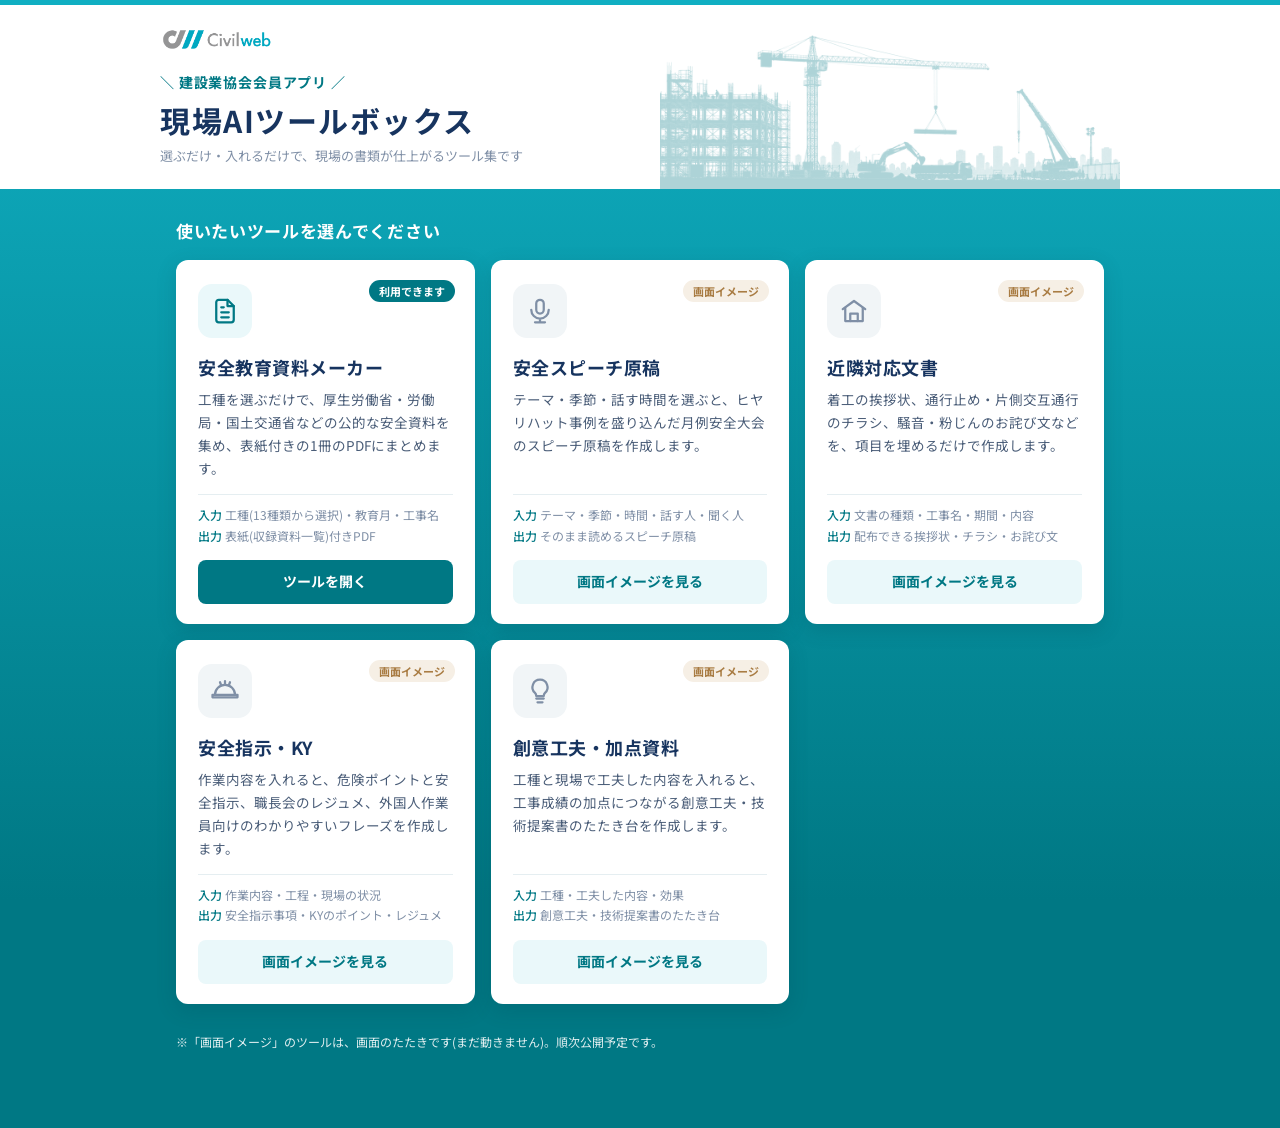
<file: index.html>
<!doctype html>
<html lang="ja">
<head>
<meta charset="utf-8">
<meta name="robots" content="noindex,nofollow">
<meta name="viewport" content="width=device-width,initial-scale=1">
<title>現場AIツールボックス</title>
<link rel="preconnect" href="https://fonts.googleapis.com">
<link href="https://fonts.googleapis.com/css2?family=Noto+Sans+JP:wght@400;500;700&display=swap" rel="stylesheet">
<style>
:root{
  --ink:#17345F; --teal:#007884; --cyan:#10AFC2; --light:#33C1CF; --sub:#7F8FA6;
  --pale:#EAF8FA; --border:#E5EEF1; --cool:#CAD9DE; --gold:#A97C43; --palegold:#F6EFE5;
}
*{box-sizing:border-box}
body{margin:0;background:linear-gradient(180deg,var(--cyan) 0%,var(--teal) 100%) fixed;background-color:var(--teal);color:var(--ink);font-family:"Noto Sans JP","Yu Gothic",sans-serif;line-height:1.7;font-size:15px;min-height:100vh}

header{background:#fff;border-top:5px solid var(--cyan);padding:18px 16px 22px}
header .in{max-width:960px;margin:0 auto;position:relative}
header .logo{display:block;height:30px;width:auto;margin-bottom:16px}
header .catch{display:inline-block;margin:0 0 4px;color:var(--teal);font-weight:700;font-size:14px;letter-spacing:.06em}
header h1{margin:0;font-size:30px;letter-spacing:.05em;line-height:1.4}
header p{margin:4px 0 0;font-size:13px;color:var(--sub)}
.bg{position:absolute;right:0;bottom:-22px;width:min(460px,44vw);pointer-events:none;opacity:.32}
.bg img{width:100%;height:auto;display:block}

main{max-width:960px;margin:0 auto;padding:28px 16px 64px}
.lead{color:#fff;font-weight:700;font-size:17px;margin:0 0 14px;letter-spacing:.04em}
.grid{display:grid;grid-template-columns:repeat(auto-fill,minmax(280px,1fr));gap:16px}

.app{position:relative;display:flex;flex-direction:column;background:#fff;border-radius:12px;padding:22px 20px 18px;color:inherit;text-decoration:none;box-shadow:0 6px 20px rgba(0,60,70,.18);border:2px solid transparent;transition:transform .12s,box-shadow .12s,border-color .12s}
a.app:hover{transform:translateY(-3px);box-shadow:0 12px 28px rgba(0,60,70,.26);border-color:var(--cyan)}
.app .icon{width:54px;height:54px;border-radius:14px;background:var(--pale);color:var(--teal);display:flex;align-items:center;justify-content:center;margin-bottom:14px}
.app .icon svg{width:30px;height:30px}
.app h2{margin:0 0 6px;font-size:18px;letter-spacing:.03em}
.app .desc{margin:0 0 14px;font-size:13.5px;color:#4A5D78;flex:1}
.app .io{font-size:12px;color:var(--sub);border-top:1px solid var(--border);padding-top:10px;margin-bottom:14px}
.app .io b{color:var(--teal);font-weight:500}
.status{position:absolute;top:18px;right:18px;font-size:11px;font-weight:700;padding:2px 10px;border-radius:999px}
.status.ok{background:var(--teal);color:#fff}
.status.soon{background:var(--palegold);color:var(--gold)}
.go{display:block;text-align:center;font-weight:700;font-size:14px;padding:10px;border-radius:8px;background:var(--teal);color:#fff}
.go.off{background:var(--border);color:var(--sub)}
.app.soon .go{background:var(--pale);color:var(--teal)}
.app.soon .icon{background:#F1F5F7;color:var(--sub)}

.note{font-size:12px;color:rgba(255,255,255,.88);margin-top:28px}
@media (max-width:640px){.bg{display:none}}
@media (max-width:480px){header h1{font-size:24px}header .logo{height:24px}}
</style>
</head>
<body>
<header><div class="in">
  <div class="bg" aria-hidden="true"><img src="assets/silhouette.png" alt=""></div>
  <img class="logo" src="assets/logo.png" alt="Civilweb">
  <span class="catch">＼ 建設業協会会員アプリ ／</span>
  <h1>現場AIツールボックス</h1>
  <p>選ぶだけ・入れるだけで、現場の書類が仕上がるツール集です</p>
</div></header>

<main>
  <p class="lead">使いたいツールを選んでください</p>
  <div class="grid">

    <a class="app" href="anzen-shiryo/">
      <span class="status ok">利用できます</span>
      <div class="icon"><svg viewBox="0 0 24 24" fill="none" stroke="currentColor" stroke-width="1.8" stroke-linecap="round" stroke-linejoin="round"><path d="M14 3H7a2 2 0 0 0-2 2v14a2 2 0 0 0 2 2h10a2 2 0 0 0 2-2V8z"/><path d="M14 3v5h5"/><path d="M9 13h6M9 17h6M9 9h2"/></svg></div>
      <h2>安全教育資料メーカー</h2>
      <p class="desc">工種を選ぶだけで、厚生労働省・労働局・国土交通省などの公的な安全資料を集め、表紙付きの1冊のPDFにまとめます。</p>
      <div class="io"><b>入力</b> 工種(13種類から選択)・教育月・工事名<br><b>出力</b> 表紙(収録資料一覧)付きPDF</div>
      <span class="go">ツールを開く</span>
    </a>

    <a class="app soon" href="speech/">
      <span class="status soon">画面イメージ</span>
      <div class="icon"><svg viewBox="0 0 24 24" fill="none" stroke="currentColor" stroke-width="1.8" stroke-linecap="round" stroke-linejoin="round"><rect x="9" y="3" width="6" height="11" rx="3"/><path d="M5 11a7 7 0 0 0 14 0M12 18v3M8 21h8"/></svg></div>
      <h2>安全スピーチ原稿</h2>
      <p class="desc">テーマ・季節・話す時間を選ぶと、ヒヤリハット事例を盛り込んだ月例安全大会のスピーチ原稿を作成します。</p>
      <div class="io"><b>入力</b> テーマ・季節・時間・話す人・聞く人<br><b>出力</b> そのまま読めるスピーチ原稿</div>
      <span class="go off">画面イメージを見る</span>
    </a>

    <a class="app soon" href="kinrin/">
      <span class="status soon">画面イメージ</span>
      <div class="icon"><svg viewBox="0 0 24 24" fill="none" stroke="currentColor" stroke-width="1.8" stroke-linecap="round" stroke-linejoin="round"><path d="M3 10.5 12 4l9 6.5"/><path d="M5 9.5V20h14V9.5"/><path d="M9 20v-6h6v6"/></svg></div>
      <h2>近隣対応文書</h2>
      <p class="desc">着工の挨拶状、通行止め・片側交互通行のチラシ、騒音・粉じんのお詫び文などを、項目を埋めるだけで作成します。</p>
      <div class="io"><b>入力</b> 文書の種類・工事名・期間・内容<br><b>出力</b> 配布できる挨拶状・チラシ・お詫び文</div>
      <span class="go off">画面イメージを見る</span>
    </a>

    <a class="app soon" href="ky/">
      <span class="status soon">画面イメージ</span>
      <div class="icon"><svg viewBox="0 0 24 24" fill="none" stroke="currentColor" stroke-width="1.8" stroke-linecap="round" stroke-linejoin="round"><path d="M4 15a8 8 0 0 1 16 0"/><path d="M2 15h20v2H2z"/><path d="M12 7V4M9 7.6 8 5M15 7.6 16 5"/></svg></div>
      <h2>安全指示・KY</h2>
      <p class="desc">作業内容を入れると、危険ポイントと安全指示、職長会のレジュメ、外国人作業員向けのわかりやすいフレーズを作成します。</p>
      <div class="io"><b>入力</b> 作業内容・工程・現場の状況<br><b>出力</b> 安全指示事項・KYのポイント・レジュメ</div>
      <span class="go off">画面イメージを見る</span>
    </a>

    <a class="app soon" href="soui/">
      <span class="status soon">画面イメージ</span>
      <div class="icon"><svg viewBox="0 0 24 24" fill="none" stroke="currentColor" stroke-width="1.8" stroke-linecap="round" stroke-linejoin="round"><path d="M9 18h6M10 21h4"/><path d="M12 3a6 6 0 0 0-4 10.5c.7.7 1 1.5 1 2.5h6c0-1 .3-1.8 1-2.5A6 6 0 0 0 12 3z"/></svg></div>
      <h2>創意工夫・加点資料</h2>
      <p class="desc">工種と現場で工夫した内容を入れると、工事成績の加点につながる創意工夫・技術提案書のたたき台を作成します。</p>
      <div class="io"><b>入力</b> 工種・工夫した内容・効果<br><b>出力</b> 創意工夫・技術提案書のたたき台</div>
      <span class="go off">画面イメージを見る</span>
    </a>

  </div>
  <p class="note">※「画面イメージ」のツールは、画面のたたきです(まだ動きません)。順次公開予定です。</p>
</main>
</body>
</html>
</file>
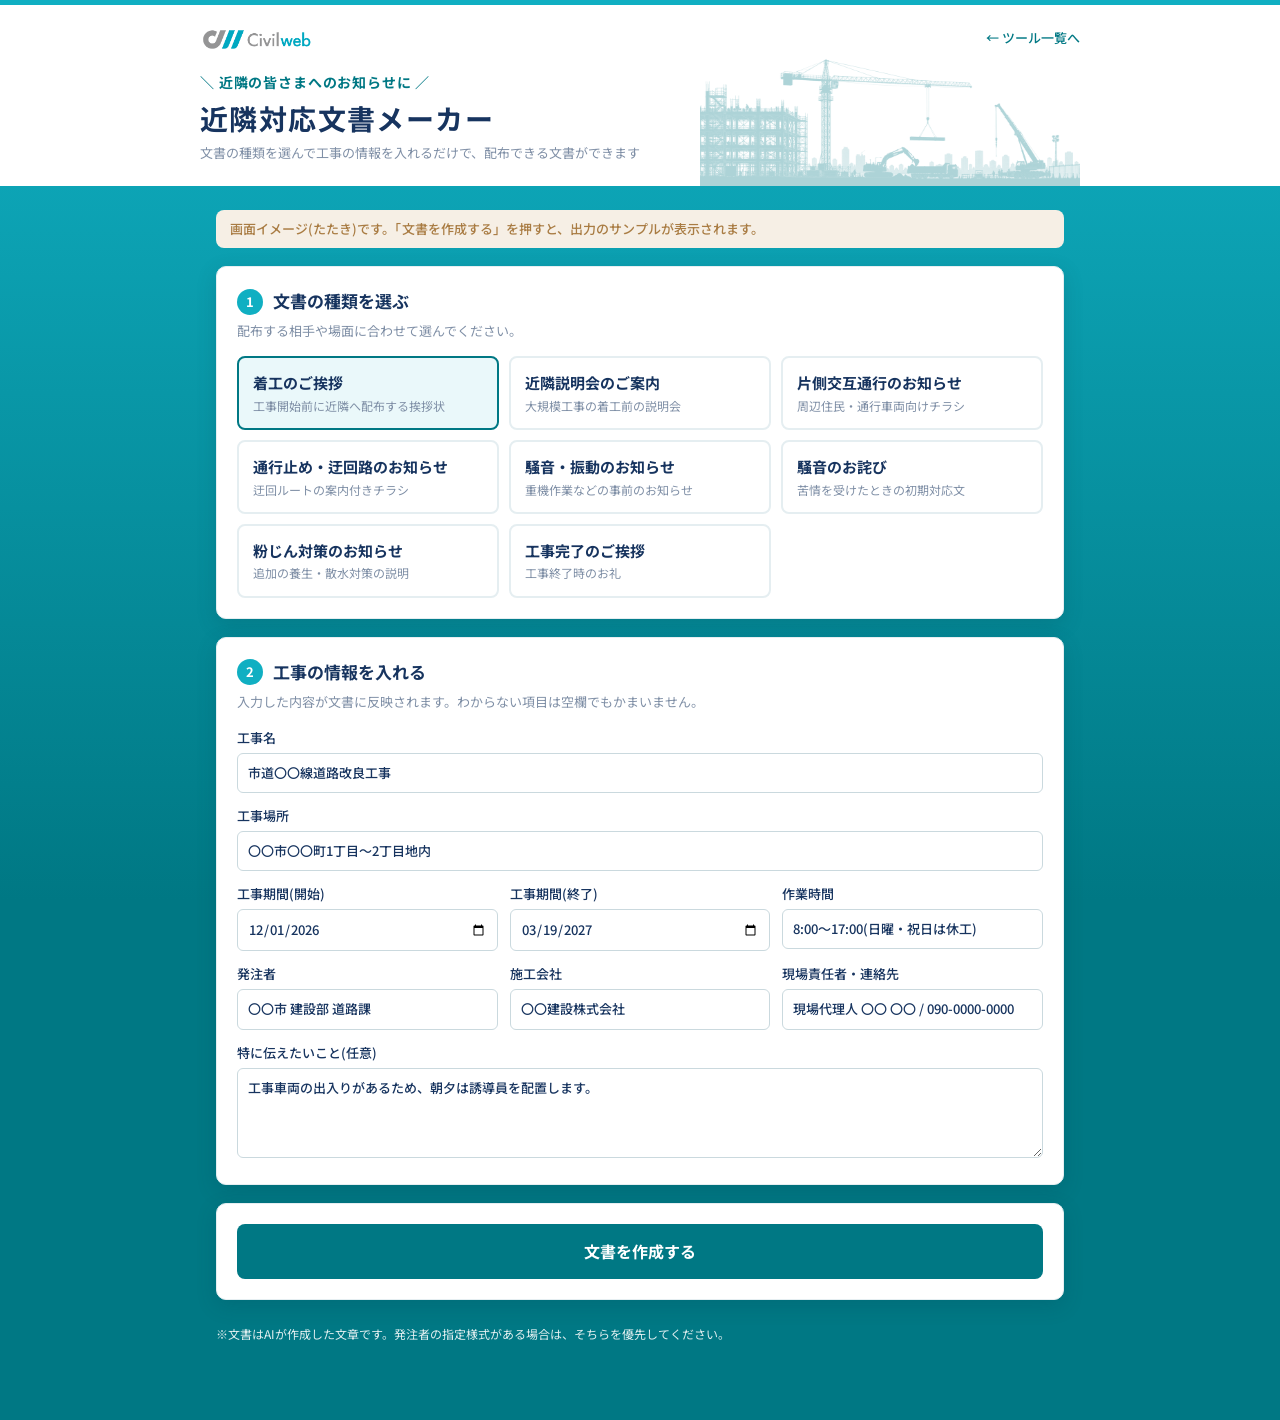
<file: kinrin/index.html>
<!doctype html>
<html lang="ja">
<head>
<meta charset="utf-8">
<meta name="robots" content="noindex,nofollow">
<meta name="viewport" content="width=device-width,initial-scale=1">
<title>近隣対応文書メーカー</title>
<link rel="preconnect" href="https://fonts.googleapis.com">
<link href="https://fonts.googleapis.com/css2?family=Noto+Sans+JP:wght@400;500;700&display=swap" rel="stylesheet">
<link rel="stylesheet" href="../assets/app.css">
<style>
.letter .date,.letter .from{text-align:right}
.letter .to{margin-bottom:1.4em}
.letter .info{width:100%;border-collapse:collapse;margin:1em 0 1.4em;font-size:14px;background:#fff}
.letter .info th,.letter .info td{border:1px solid var(--cool);padding:6px 10px;text-align:left}
.letter .info th{background:var(--pale);width:7.5em;white-space:nowrap}
.letter .kei{text-align:center;margin:1.2em 0}
</style>
</head>
<body>
<header><div class="in">
  <div class="bg" aria-hidden="true"><img src="../assets/silhouette.png" alt=""></div>
  <div class="top"><a href="../"><img class="logo" src="../assets/logo.png" alt="Civilweb"></a><a class="back" href="../">← ツール一覧へ</a></div>
  <span class="catch">＼ 近隣の皆さまへのお知らせに ／</span>
  <h1>近隣対応文書メーカー</h1>
  <p>文書の種類を選んで工事の情報を入れるだけで、配布できる文書ができます</p>
</div></header>

<main>
  <div class="mock">画面イメージ(たたき)です。「文書を作成する」を押すと、出力のサンプルが表示されます。</div>

  <section>
    <h2><span class="no">1</span>文書の種類を選ぶ</h2>
    <p class="lead">配布する相手や場面に合わせて選んでください。</p>
    <div class="cards">
      <button class="card" aria-pressed="true"><b>着工のご挨拶</b><span>工事開始前に近隣へ配布する挨拶状</span></button>
      <button class="card" aria-pressed="false"><b>近隣説明会のご案内</b><span>大規模工事の着工前の説明会</span></button>
      <button class="card" aria-pressed="false"><b>片側交互通行のお知らせ</b><span>周辺住民・通行車両向けチラシ</span></button>
      <button class="card" aria-pressed="false"><b>通行止め・迂回路のお知らせ</b><span>迂回ルートの案内付きチラシ</span></button>
      <button class="card" aria-pressed="false"><b>騒音・振動のお知らせ</b><span>重機作業などの事前のお知らせ</span></button>
      <button class="card" aria-pressed="false"><b>騒音のお詫び</b><span>苦情を受けたときの初期対応文</span></button>
      <button class="card" aria-pressed="false"><b>粉じん対策のお知らせ</b><span>追加の養生・散水対策の説明</span></button>
      <button class="card" aria-pressed="false"><b>工事完了のご挨拶</b><span>工事終了時のお礼</span></button>
    </div>
  </section>

  <section>
    <h2><span class="no">2</span>工事の情報を入れる</h2>
    <p class="lead">入力した内容が文書に反映されます。わからない項目は空欄でもかまいません。</p>
    <div class="form">
      <label class="wide">工事名<input type="text" value="市道〇〇線道路改良工事"></label>
      <label class="wide">工事場所<input type="text" value="〇〇市〇〇町1丁目〜2丁目地内"></label>
      <label>工事期間(開始)<input type="date" value="2026-12-01"></label>
      <label>工事期間(終了)<input type="date" value="2027-03-19"></label>
      <label>作業時間<input type="text" value="8:00〜17:00(日曜・祝日は休工)"></label>
      <label>発注者<input type="text" value="〇〇市 建設部 道路課"></label>
      <label>施工会社<input type="text" value="〇〇建設株式会社"></label>
      <label>現場責任者・連絡先<input type="text" value="現場代理人 〇〇 〇〇 / 090-0000-0000"></label>
      <label class="wide">特に伝えたいこと(任意)<textarea placeholder="例:12月中旬に夜間作業が3日間あります">工事車両の出入りがあるため、朝夕は誘導員を配置します。</textarea></label>
    </div>
  </section>

  <section>
    <button class="go" id="go">文書を作成する</button>
  </section>

  <section id="result">
    <div class="result-head"><h2><span class="no">✓</span>作成した文書</h2><span class="tag">出力サンプル</span></div>
    <div class="paper letter">
      <div class="date">令和8年11月20日</div>
      <div class="to">近隣にお住まいの皆さまへ</div>
      <h3>工事着工のご挨拶</h3>
      <p>拝啓 晩秋の候、皆さまにおかれましてはますますご清祥のこととお喜び申し上げます。</p>
      <p>このたび、下記のとおり工事を施工させていただくこととなりました。工事期間中は、騒音や振動、工事車両の通行などにより、皆さまには大変ご迷惑をおかけいたしますが、安全第一に努め、できる限りご迷惑をおかけしないよう細心の注意を払って施工してまいります。何とぞご理解とご協力を賜りますよう、よろしくお願い申し上げます。</p>
      <p>なお、工事車両の出入りがあるため、朝夕は誘導員を配置いたします。お気づきの点がございましたら、下記の連絡先までお気軽にお申し付けください。</p>
      <p style="text-align:right">敬具</p>
      <div class="kei">記</div>
      <table class="info">
        <tr><th>工事名</th><td>市道〇〇線道路改良工事</td></tr>
        <tr><th>工事場所</th><td>〇〇市〇〇町1丁目〜2丁目地内</td></tr>
        <tr><th>工事期間</th><td>令和8年12月1日 〜 令和9年3月19日</td></tr>
        <tr><th>作業時間</th><td>8:00〜17:00(日曜・祝日は休工)</td></tr>
        <tr><th>発注者</th><td>〇〇市 建設部 道路課</td></tr>
        <tr><th>連絡先</th><td>〇〇建設株式会社 現場代理人 〇〇 〇〇(090-0000-0000)</td></tr>
      </table>
      <div class="from">〇〇建設株式会社</div>
    </div>
    <div class="actions">
      <button class="btn" data-act="print"><svg viewBox="0 0 24 24" fill="none" stroke="currentColor" stroke-width="2.4" stroke-linecap="round" stroke-linejoin="round"><path d="M6 9V3h12v6"/><rect x="3" y="9" width="18" height="8" rx="2"/><path d="M7 14h10v7H7z"/></svg><span>印刷</span></button>
      <button class="btn" data-act="copy"><svg viewBox="0 0 24 24" fill="none" stroke="currentColor" stroke-width="2.4" stroke-linecap="round" stroke-linejoin="round"><rect x="9" y="9" width="12" height="12" rx="2"/><path d="M5 15V5a2 2 0 0 1 2-2h10"/></svg><span>コピー</span></button>
      <button class="btn" data-act="mock"><svg viewBox="0 0 24 24" fill="none" stroke="currentColor" stroke-width="2.4" stroke-linecap="round" stroke-linejoin="round"><path d="M12 3v12"/><path d="m7 10 5 5 5-5"/><path d="M5 20h14"/></svg><span>Wordでダウンロード</span></button>
    </div>
  </section>

  <p class="note">※文書はAIが作成した文章です。発注者の指定様式がある場合は、そちらを優先してください。</p>
</main>
<script src="../assets/mock.js"></script>
</body>
</html>
</file>
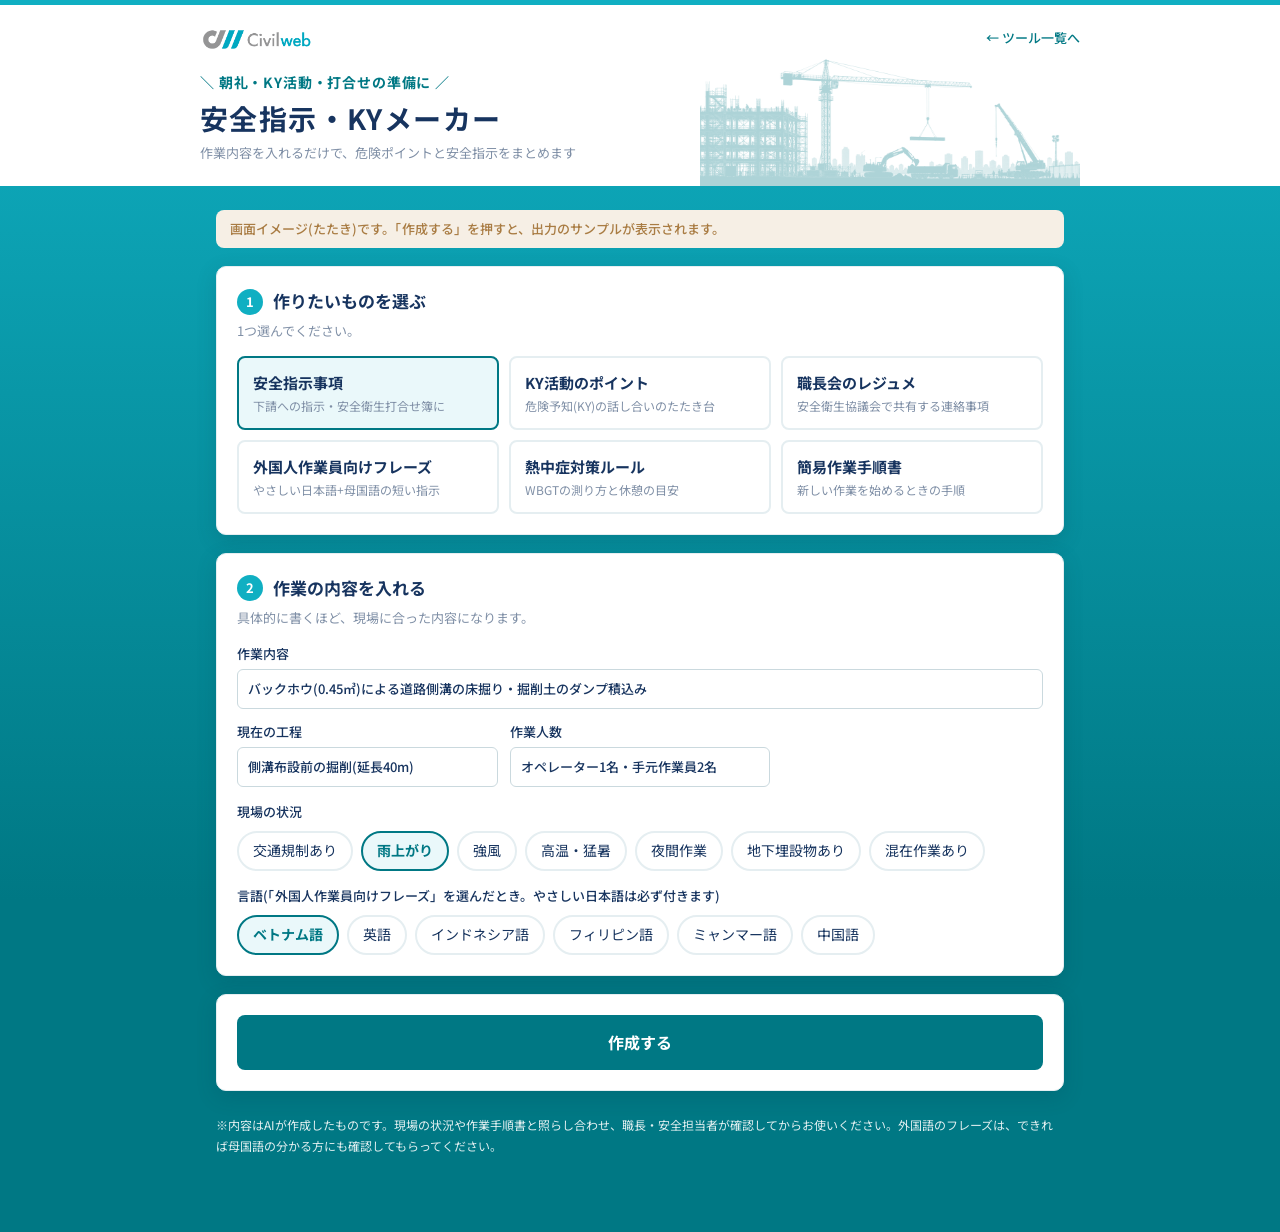
<file: ky/index.html>
<!doctype html>
<html lang="ja">
<head>
<meta charset="utf-8">
<meta name="robots" content="noindex,nofollow">
<meta name="viewport" content="width=device-width,initial-scale=1">
<title>安全指示・KYメーカー</title>
<link rel="preconnect" href="https://fonts.googleapis.com">
<link href="https://fonts.googleapis.com/css2?family=Noto+Sans+JP:wght@400;500;700&display=swap" rel="stylesheet">
<link rel="stylesheet" href="../assets/app.css">
<style>
.paper h4{margin:1.6em 0 .6em;font-size:15px;color:var(--teal)}
.paper h4:first-of-type{margin-top:0}
.law{font-size:12px;color:var(--sub);white-space:nowrap}
</style>
</head>
<body>
<header><div class="in">
  <div class="bg" aria-hidden="true"><img src="../assets/silhouette.png" alt=""></div>
  <div class="top"><a href="../"><img class="logo" src="../assets/logo.png" alt="Civilweb"></a><a class="back" href="../">← ツール一覧へ</a></div>
  <span class="catch">＼ 朝礼・KY活動・打合せの準備に ／</span>
  <h1>安全指示・KYメーカー</h1>
  <p>作業内容を入れるだけで、危険ポイントと安全指示をまとめます</p>
</div></header>

<main>
  <div class="mock">画面イメージ(たたき)です。「作成する」を押すと、出力のサンプルが表示されます。</div>

  <section>
    <h2><span class="no">1</span>作りたいものを選ぶ</h2>
    <p class="lead">1つ選んでください。</p>
    <div class="cards">
      <button class="card" aria-pressed="true"><b>安全指示事項</b><span>下請への指示・安全衛生打合せ簿に</span></button>
      <button class="card" aria-pressed="false"><b>KY活動のポイント</b><span>危険予知(KY)の話し合いのたたき台</span></button>
      <button class="card" aria-pressed="false"><b>職長会のレジュメ</b><span>安全衛生協議会で共有する連絡事項</span></button>
      <button class="card" aria-pressed="false"><b>外国人作業員向けフレーズ</b><span>やさしい日本語+母国語の短い指示</span></button>
      <button class="card" aria-pressed="false"><b>熱中症対策ルール</b><span>WBGTの測り方と休憩の目安</span></button>
      <button class="card" aria-pressed="false"><b>簡易作業手順書</b><span>新しい作業を始めるときの手順</span></button>
    </div>
  </section>

  <section>
    <h2><span class="no">2</span>作業の内容を入れる</h2>
    <p class="lead">具体的に書くほど、現場に合った内容になります。</p>
    <div class="form">
      <label class="wide">作業内容<input type="text" value="バックホウ(0.45㎥)による道路側溝の床掘り・掘削土のダンプ積込み"></label>
      <label>現在の工程<input type="text" value="側溝布設前の掘削(延長40m)"></label>
      <label>作業人数<input type="text" value="オペレーター1名・手元作業員2名"></label>
    </div>
    <div class="sub-label">現場の状況</div>
    <div class="chips">
      <button class="chip" aria-pressed="false">交通規制あり</button>
      <button class="chip" aria-pressed="true">雨上がり</button>
      <button class="chip" aria-pressed="false">強風</button>
      <button class="chip" aria-pressed="false">高温・猛暑</button>
      <button class="chip" aria-pressed="false">夜間作業</button>
      <button class="chip" aria-pressed="false">地下埋設物あり</button>
      <button class="chip" aria-pressed="false">混在作業あり</button>
    </div>
    <div class="sub-label">言語(「外国人作業員向けフレーズ」を選んだとき。やさしい日本語は必ず付きます)</div>
    <div class="chips">
      <button class="chip" aria-pressed="true">ベトナム語</button>
      <button class="chip" aria-pressed="false">英語</button>
      <button class="chip" aria-pressed="false">インドネシア語</button>
      <button class="chip" aria-pressed="false">フィリピン語</button>
      <button class="chip" aria-pressed="false">ミャンマー語</button>
      <button class="chip" aria-pressed="false">中国語</button>
    </div>
  </section>

  <section>
    <button class="go" id="go">作成する</button>
  </section>

  <section id="result">
    <div class="result-head"><h2><span class="no">✓</span>作成した内容</h2><span class="tag">出力サンプル</span></div>
    <div class="paper">
      <div data-sample="shiji">
      <h4>■ 安全指示事項(バックホウによる床掘り・積込み)</h4>
      <table class="out">
        <tr><th>危険ポイント</th><th>安全指示</th><th>関係法令</th></tr>
        <tr><td>旋回時に手元作業員がバケットやカウンターウエイトに接触する</td><td>旋回範囲をカラーコーンとバーで区画し、立入禁止とする。立ち入る必要があるときは、合図を決めてオペレーターに知らせ、旋回を止めてから入る</td><td class="law">安衛則第158条</td></tr>
        <tr><td>雨上がりで掘削面が崩れ、溝内の作業員が埋まる</td><td>作業前に掘削面のひび割れ・湧水を点検する。深さ1.5m以上は土止めを設け、溝内に入るのは土止め設置後とする</td><td class="law">安衛則第361条<br>土止め先行工法<br>ガイドライン</td></tr>
        <tr><td>ダンプ積込み時に、後退してきたダンプと作業員が接触する</td><td>誘導員を1名配置し、ダンプの後退は誘導員の合図でのみ行う</td><td class="law">安衛則第158条</td></tr>
        <tr><td>規制帯の中に一般車両が進入する</td><td>交通誘導員と無線で連絡を取り、重機の作業位置を規制帯の内側に限定する</td><td class="law">—</td></tr>
        <tr><td>運転席を離れた間にバックホウが動き出す</td><td>運転席を離れるときは、バケットを地面に下ろし、エンジンを止めてブレーキをかける</td><td class="law">安衛則第160条</td></tr>
      </table>

      </div>
      <div data-sample="phrase" hidden>
      <h4>■ 外国人作業員向けフレーズ(やさしい日本語・ベトナム語)</h4>
      <table class="out">
        <tr><th>やさしい日本語</th><th>ベトナム語(Tiếng Việt)</th></tr>
        <tr><td>ショベルの まわりに 入らないで ください。</td><td>Không được vào khu vực xung quanh máy xúc.</td></tr>
        <tr><td>入る ときは、オペレーターに 手を あげて ください。</td><td>Khi muốn vào, hãy giơ tay ra hiệu cho người vận hành.</td></tr>
        <tr><td>みぞの かべが くずれます。きけんです。</td><td>Thành hố đào có thể bị sập. Rất nguy hiểm.</td></tr>
        <tr><td>ダンプの うしろに 立たないで ください。</td><td>Không được đứng phía sau xe ben (xe tải tự đổ).</td></tr>
        <tr><td>ヘルメットの あごひもを しめて ください。</td><td>Hãy cài chặt quai mũ bảo hộ.</td></tr>
      </table>
      </div>
    </div>
    <div class="actions">
      <button class="btn" data-act="print"><svg viewBox="0 0 24 24" fill="none" stroke="currentColor" stroke-width="2.4" stroke-linecap="round" stroke-linejoin="round"><path d="M6 9V3h12v6"/><rect x="3" y="9" width="18" height="8" rx="2"/><path d="M7 14h10v7H7z"/></svg><span>印刷</span></button>
      <button class="btn" data-act="copy"><svg viewBox="0 0 24 24" fill="none" stroke="currentColor" stroke-width="2.4" stroke-linecap="round" stroke-linejoin="round"><rect x="9" y="9" width="12" height="12" rx="2"/><path d="M5 15V5a2 2 0 0 1 2-2h10"/></svg><span>コピー</span></button>
      <button class="btn" data-act="mock"><svg viewBox="0 0 24 24" fill="none" stroke="currentColor" stroke-width="2.4" stroke-linecap="round" stroke-linejoin="round"><path d="M12 3v12"/><path d="m7 10 5 5 5-5"/><path d="M5 20h14"/></svg><span>Excelでダウンロード</span></button>
    </div>
  </section>

  <p class="note">※内容はAIが作成したものです。現場の状況や作業手順書と照らし合わせ、職長・安全担当者が確認してからお使いください。外国語のフレーズは、できれば母国語の分かる方にも確認してもらってください。</p>
</main>
<script src="../assets/mock.js"></script>
<script>
// 選んだ「作りたいもの」に合わせて出力サンプルを切り替える(画面イメージ用)
document.getElementById("go").addEventListener("click", () => {
  const picked = document.querySelector('.cards [aria-pressed="true"] b')?.textContent || "";
  const phrase = picked.includes("外国人");
  document.querySelector('[data-sample="shiji"]').hidden = phrase;
  document.querySelector('[data-sample="phrase"]').hidden = !phrase;
});
</script>
</body>
</html>
</file>
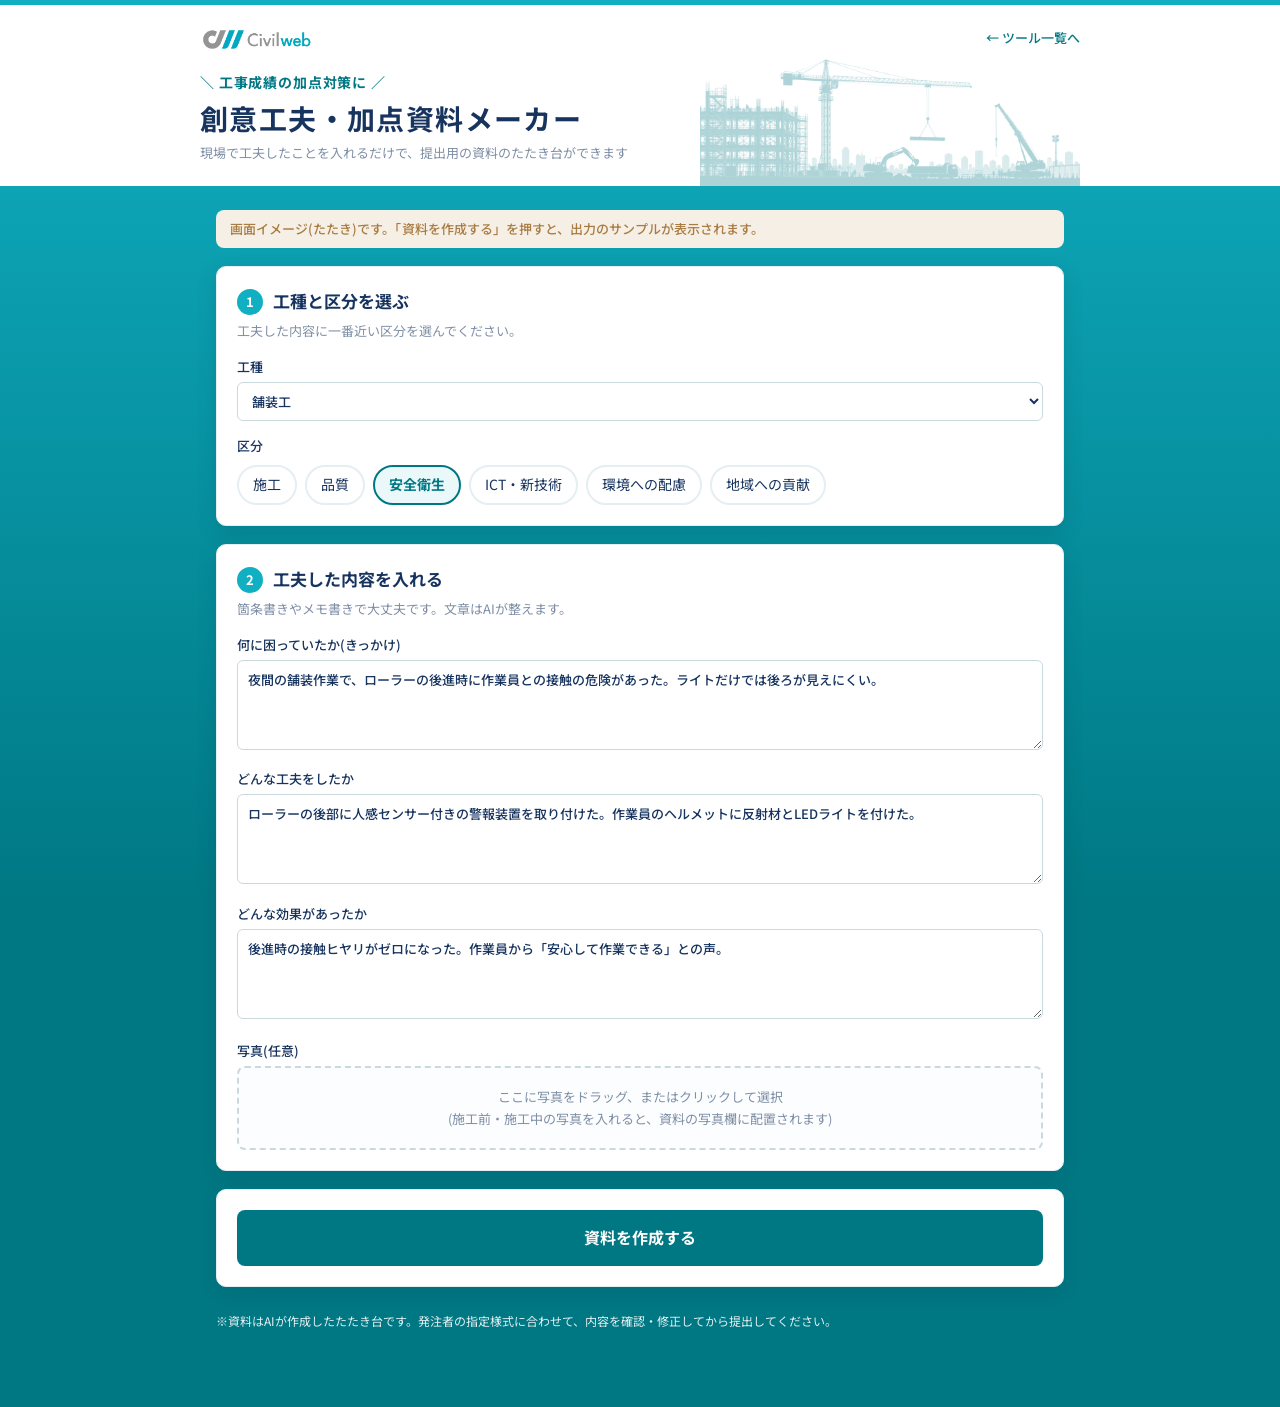
<file: soui/index.html>
<!doctype html>
<html lang="ja">
<head>
<meta charset="utf-8">
<meta name="robots" content="noindex,nofollow">
<meta name="viewport" content="width=device-width,initial-scale=1">
<title>創意工夫・加点資料メーカー</title>
<link rel="preconnect" href="https://fonts.googleapis.com">
<link href="https://fonts.googleapis.com/css2?family=Noto+Sans+JP:wght@400;500;700&display=swap" rel="stylesheet">
<link rel="stylesheet" href="../assets/app.css">
<style>
.sheet th{width:8em}
.photos{display:grid;grid-template-columns:1fr 1fr;gap:10px}
.photo{border:2px dashed var(--cool);border-radius:6px;height:120px;display:flex;align-items:center;justify-content:center;color:var(--sub);font-size:13px;background:#fff}
.upload{border:2px dashed var(--cool);border-radius:8px;padding:18px;text-align:center;color:var(--sub);font-size:13px;margin-top:4px;background:var(--bg)}
</style>
</head>
<body>
<header><div class="in">
  <div class="bg" aria-hidden="true"><img src="../assets/silhouette.png" alt=""></div>
  <div class="top"><a href="../"><img class="logo" src="../assets/logo.png" alt="Civilweb"></a><a class="back" href="../">← ツール一覧へ</a></div>
  <span class="catch">＼ 工事成績の加点対策に ／</span>
  <h1>創意工夫・加点資料メーカー</h1>
  <p>現場で工夫したことを入れるだけで、提出用の資料のたたき台ができます</p>
</div></header>

<main>
  <div class="mock">画面イメージ(たたき)です。「資料を作成する」を押すと、出力のサンプルが表示されます。</div>

  <section>
    <h2><span class="no">1</span>工種と区分を選ぶ</h2>
    <p class="lead">工夫した内容に一番近い区分を選んでください。</p>
    <div class="form">
      <label>工種<select><option>道路改良工</option><option selected>舗装工</option><option>河川・護岸工</option><option>橋梁工</option><option>トンネル工</option><option>下水道工</option><option>砂防・法面工</option><option>その他</option></select></label>
    </div>
    <div class="sub-label">区分</div>
    <div class="chips">
      <button class="chip" aria-pressed="false">施工</button>
      <button class="chip" aria-pressed="false">品質</button>
      <button class="chip" aria-pressed="true">安全衛生</button>
      <button class="chip" aria-pressed="false">ICT・新技術</button>
      <button class="chip" aria-pressed="false">環境への配慮</button>
      <button class="chip" aria-pressed="false">地域への貢献</button>
    </div>
  </section>

  <section>
    <h2><span class="no">2</span>工夫した内容を入れる</h2>
    <p class="lead">箇条書きやメモ書きで大丈夫です。文章はAIが整えます。</p>
    <div class="form">
      <label class="wide">何に困っていたか(きっかけ)<textarea>夜間の舗装作業で、ローラーの後進時に作業員との接触の危険があった。ライトだけでは後ろが見えにくい。</textarea></label>
      <label class="wide">どんな工夫をしたか<textarea>ローラーの後部に人感センサー付きの警報装置を取り付けた。作業員のヘルメットに反射材とLEDライトを付けた。</textarea></label>
      <label class="wide">どんな効果があったか<textarea>後進時の接触ヒヤリがゼロになった。作業員から「安心して作業できる」との声。</textarea></label>
      <div class="wide"><span style="font-size:13px;font-weight:500">写真(任意)</span><div class="upload">ここに写真をドラッグ、またはクリックして選択<br>(施工前・施工中の写真を入れると、資料の写真欄に配置されます)</div></div>
    </div>
  </section>

  <section>
    <button class="go" id="go">資料を作成する</button>
  </section>

  <section id="result">
    <div class="result-head"><h2><span class="no">✓</span>作成した資料</h2><span class="tag">出力サンプル</span></div>
    <div class="paper">
      <h3>創意工夫・社会性等に関する実施状況</h3>
      <table class="out sheet">
        <tr><th>工種</th><td>舗装工</td></tr>
        <tr><th>区分</th><td>安全衛生</td></tr>
        <tr><th>タイトル</th><td>夜間舗装作業における締固め機械の後方接触防止対策</td></tr>
        <tr><th>背景・課題</th><td>夜間の舗装作業では照明が限られ、ローラーの後進時にオペレーターから後方の作業員が見えにくい。締固め作業中は作業員が機械の近くで作業するため、後進時の接触災害が懸念された。</td></tr>
        <tr><th>工夫の内容</th><td>①ローラーの後部に人感センサー付き警報装置を設置し、後方に人を検知するとブザーと回転灯で運転者と作業員の双方に知らせるようにした。<br>②作業員のヘルメットに反射材とLEDライトを取り付け、暗い中でも位置が分かるようにした。</td></tr>
        <tr><th>効果</th><td>工事期間中、後進時の接触に関するヒヤリハットは発生しなかった。作業員からも「安心して作業できる」との声があり、夜間作業における安全意識の向上につながった。</td></tr>
        <tr><th>写真</th><td><div class="photos"><div class="photo">施工前の写真</div><div class="photo">工夫後の写真</div></div></td></tr>
      </table>
    </div>
    <div class="actions">
      <button class="btn" data-act="mock"><svg viewBox="0 0 24 24" fill="none" stroke="currentColor" stroke-width="2.4" stroke-linecap="round" stroke-linejoin="round"><path d="M12 3v12"/><path d="m7 10 5 5 5-5"/><path d="M5 20h14"/></svg><span>Wordでダウンロード</span></button>
      <button class="btn" data-act="print"><svg viewBox="0 0 24 24" fill="none" stroke="currentColor" stroke-width="2.4" stroke-linecap="round" stroke-linejoin="round"><path d="M6 9V3h12v6"/><rect x="3" y="9" width="18" height="8" rx="2"/><path d="M7 14h10v7H7z"/></svg><span>印刷</span></button>
      <button class="btn" data-act="copy"><svg viewBox="0 0 24 24" fill="none" stroke="currentColor" stroke-width="2.4" stroke-linecap="round" stroke-linejoin="round"><rect x="9" y="9" width="12" height="12" rx="2"/><path d="M5 15V5a2 2 0 0 1 2-2h10"/></svg><span>コピー</span></button>
    </div>
  </section>

  <p class="note">※資料はAIが作成したたたき台です。発注者の指定様式に合わせて、内容を確認・修正してから提出してください。</p>
</main>
<script src="../assets/mock.js"></script>
</body>
</html>
</file>
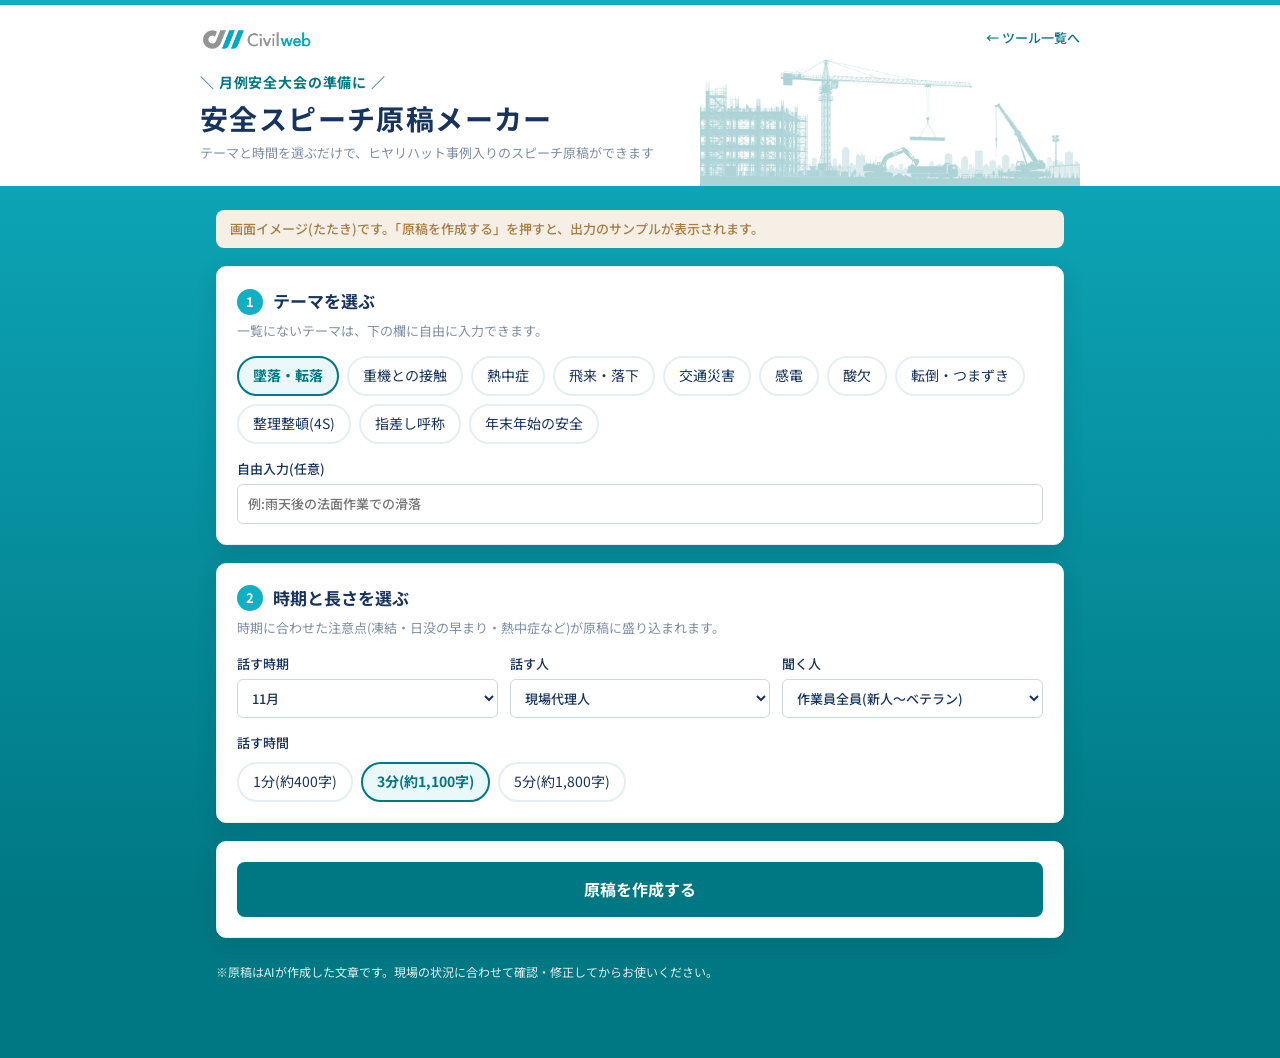
<file: speech/index.html>
<!doctype html>
<html lang="ja">
<head>
<meta charset="utf-8">
<meta name="robots" content="noindex,nofollow">
<meta name="viewport" content="width=device-width,initial-scale=1">
<title>安全スピーチ原稿メーカー</title>
<link rel="preconnect" href="https://fonts.googleapis.com">
<link href="https://fonts.googleapis.com/css2?family=Noto+Sans+JP:wght@400;500;700&display=swap" rel="stylesheet">
<link rel="stylesheet" href="../assets/app.css">
</head>
<body>
<header><div class="in">
  <div class="bg" aria-hidden="true"><img src="../assets/silhouette.png" alt=""></div>
  <div class="top"><a href="../"><img class="logo" src="../assets/logo.png" alt="Civilweb"></a><a class="back" href="../">← ツール一覧へ</a></div>
  <span class="catch">＼ 月例安全大会の準備に ／</span>
  <h1>安全スピーチ原稿メーカー</h1>
  <p>テーマと時間を選ぶだけで、ヒヤリハット事例入りのスピーチ原稿ができます</p>
</div></header>

<main>
  <div class="mock">画面イメージ(たたき)です。「原稿を作成する」を押すと、出力のサンプルが表示されます。</div>

  <section>
    <h2><span class="no">1</span>テーマを選ぶ</h2>
    <p class="lead">一覧にないテーマは、下の欄に自由に入力できます。</p>
    <div class="chips">
      <button class="chip" aria-pressed="true">墜落・転落</button>
      <button class="chip" aria-pressed="false">重機との接触</button>
      <button class="chip" aria-pressed="false">熱中症</button>
      <button class="chip" aria-pressed="false">飛来・落下</button>
      <button class="chip" aria-pressed="false">交通災害</button>
      <button class="chip" aria-pressed="false">感電</button>
      <button class="chip" aria-pressed="false">酸欠</button>
      <button class="chip" aria-pressed="false">転倒・つまずき</button>
      <button class="chip" aria-pressed="false">整理整頓(4S)</button>
      <button class="chip" aria-pressed="false">指差し呼称</button>
      <button class="chip" aria-pressed="false">年末年始の安全</button>
    </div>
    <label style="margin-top:14px">自由入力(任意)<input type="text" placeholder="例:雨天後の法面作業での滑落"></label>
  </section>

  <section>
    <h2><span class="no">2</span>時期と長さを選ぶ</h2>
    <p class="lead">時期に合わせた注意点(凍結・日没の早まり・熱中症など)が原稿に盛り込まれます。</p>
    <div class="form">
      <label>話す時期<select><option>1月</option><option>2月</option><option>3月</option><option>4月</option><option>5月</option><option>6月</option><option>7月</option><option>8月</option><option>9月</option><option>10月</option><option selected>11月</option><option>12月</option></select></label>
      <label>話す人<select><option selected>現場代理人</option><option>所長</option><option>安全担当者</option><option>職長</option></select></label>
      <label>聞く人<select><option selected>作業員全員(新人〜ベテラン)</option><option>新規入場者</option><option>協力会社の職長</option></select></label>
    </div>
    <div class="sub-label">話す時間</div>
    <div class="chips">
      <button class="chip" aria-pressed="false">1分(約400字)</button>
      <button class="chip" aria-pressed="true">3分(約1,100字)</button>
      <button class="chip" aria-pressed="false">5分(約1,800字)</button>
    </div>
  </section>

  <section>
    <button class="go" id="go">原稿を作成する</button>
  </section>

  <section id="result">
    <div class="result-head"><h2><span class="no">✓</span>作成した原稿</h2><span class="tag">出力サンプル</span></div>
    <div class="paper">
      <h3>「慣れた足場」こそ、一歩目を疑おう</h3>
      <p>皆さん、おはようございます。11月に入り、朝晩の冷え込みがぐっと厳しくなってきました。日の出も遅くなり、作業を始める時間帯はまだ薄暗く、足場の踏板には朝露や霜が残っていることもあります。今日は、この時期に特に気をつけたい「墜落・転落」についてお話しします。</p>
      <p>ある現場での話です。朝一番、足場の3段目で型枠の確認をしようとした作業員が、いつものように踏板に足をかけました。毎日上り下りしている、慣れた足場です。ところがその日は前夜の雨で踏板が濡れていて、しかも端部の踏板が1枚、わずかにずれていました。足を乗せた瞬間に滑り、とっさに手すりをつかんで事なきを得ましたが、もし手すりが外されていたら、もし安全帯をかけていなかったら、と思うと今でもぞっとします。原因は「いつもと同じだろう」という思い込みでした。</p>
      <p>私の現場でも以前、朝の点検で踏板の固定が外れているのを見つけたことがあります。前日の夕方、資材を上げるために一時的に外したものが、そのままになっていたのです。</p>
      <p>そこで皆さんに、今日から二つのことをお願いします。一つ目は、足場に上がる前に、踏板と手すりを「目で見て、手で触って」確かめること。とくに朝一番と雨の翌日は必ずです。二つ目は、作業のために手すりや踏板を外したときは、その日のうちに必ず元に戻し、職長に報告すること。外した人と戻す人が違うと、事故の種が残ります。</p>
      <p>慣れた場所ほど、一歩目を疑う。この気持ちを持って、今日も一日、全員そろって無事に帰りましょう。ご安全に!</p>
      <div class="meta">約3分・約1,100字 ※この欄はサンプルのため実際の文字数より短く表示しています</div>
    </div>
    <div class="actions">
      <button class="btn" data-act="copy"><svg viewBox="0 0 24 24" fill="none" stroke="currentColor" stroke-width="2.4" stroke-linecap="round" stroke-linejoin="round"><rect x="9" y="9" width="12" height="12" rx="2"/><path d="M5 15V5a2 2 0 0 1 2-2h10"/></svg><span>コピー</span></button>
      <button class="btn" data-act="print"><svg viewBox="0 0 24 24" fill="none" stroke="currentColor" stroke-width="2.4" stroke-linecap="round" stroke-linejoin="round"><path d="M6 9V3h12v6"/><rect x="3" y="9" width="18" height="8" rx="2"/><path d="M7 14h10v7H7z"/></svg><span>印刷</span></button>
      <button class="btn ghost" data-act="mock"><svg viewBox="0 0 24 24" fill="none" stroke="currentColor" stroke-width="2.4" stroke-linecap="round" stroke-linejoin="round"><path d="M3 12a9 9 0 1 0 3-6.7L3 8"/><path d="M3 3v5h5"/></svg><span>別の原稿にする</span></button>
    </div>
  </section>

  <p class="note">※原稿はAIが作成した文章です。現場の状況に合わせて確認・修正してからお使いください。</p>
</main>
<script src="../assets/mock.js"></script>
</body>
</html>
</file>
<file: assets/app.css>
/* 各アプリ共通のスタイル(安全教育資料メーカーと同じ見た目) */
:root{
  --ink:#17345F; --teal:#007884; --cyan:#10AFC2; --light:#33C1CF; --sub:#7F8FA6;
  --pale:#EAF8FA; --border:#E5EEF1; --cool:#CAD9DE; --bg:#FBFDFE;
  --gold:#A97C43; --palegold:#F6EFE5;
}
*{box-sizing:border-box}
body{margin:0;background:linear-gradient(180deg,var(--cyan) 0%,var(--teal) 100%) fixed;background-color:var(--teal);color:var(--ink);font-family:"Noto Sans JP","Yu Gothic",sans-serif;line-height:1.7;font-size:15px;min-height:100vh}

/* ヘッダー */
header{background:#fff;border-top:5px solid var(--cyan);padding:18px 16px 22px}
header .in{max-width:880px;margin:0 auto;position:relative}
header .top{display:flex;align-items:center;justify-content:space-between;gap:12px;margin-bottom:16px}
header .logo{display:block;height:30px;width:auto}
header .back{font-size:13px;font-weight:500;color:var(--teal);text-decoration:none;white-space:nowrap;position:relative;z-index:1}
header .back:hover{text-decoration:underline}
header .catch{display:inline-block;margin:0 0 4px;color:var(--teal);font-weight:700;font-size:14px;letter-spacing:.06em}
header h1{margin:0;font-size:28px;letter-spacing:.05em;line-height:1.4}
header p{margin:4px 0 0;font-size:13px;color:var(--sub)}
.bg{position:absolute;right:0;bottom:-22px;width:min(380px,38vw);pointer-events:none;opacity:.32}
.bg img{width:100%;height:auto;display:block}

/* 本体 */
main{max-width:880px;margin:0 auto;padding:24px 16px 64px}
.mock{background:var(--palegold);color:var(--gold);border-radius:8px;padding:8px 14px;font-size:13px;font-weight:500;margin-bottom:18px}
section{background:#fff;border:1px solid var(--border);border-radius:10px;padding:20px;margin-bottom:18px;box-shadow:0 6px 20px rgba(0,60,70,.18)}
h2{margin:0 0 4px;font-size:17px;display:flex;align-items:center;gap:10px}
h2 .no{display:inline-flex;width:26px;height:26px;border-radius:50%;background:var(--cyan);color:#fff;font-size:13px;align-items:center;justify-content:center;flex:none}
.lead{margin:0 0 14px;color:var(--sub);font-size:13px}

/* 選択肢(チップ・カード) */
.chips{display:flex;flex-wrap:wrap;gap:8px}
.chip{border:2px solid var(--border);border-radius:999px;padding:6px 14px;background:#fff;font:inherit;font-size:14px;color:inherit;cursor:pointer}
.chip:hover{border-color:var(--light)}
.chip[aria-pressed="true"]{border-color:var(--teal);background:var(--pale);color:var(--teal);font-weight:700}
.cards{display:grid;grid-template-columns:repeat(auto-fill,minmax(230px,1fr));gap:10px}
.card{border:2px solid var(--border);border-radius:8px;padding:12px 14px;cursor:pointer;background:#fff;text-align:left;font:inherit;color:inherit}
.card:hover{border-color:var(--light)}
.card[aria-pressed="true"]{border-color:var(--teal);background:var(--pale)}
.card b{display:block;font-size:15px}
.card span{display:block;font-size:12px;color:var(--sub)}

/* 入力欄 */
.form{display:grid;grid-template-columns:repeat(auto-fit,minmax(220px,1fr));gap:12px}
.form .wide{grid-column:1/-1}
label{font-size:13px;font-weight:500;display:block}
input[type=text],input[type=date],input[type=time],input[type=month],select,textarea{width:100%;margin-top:4px;padding:8px 10px;border:1px solid var(--cool);border-radius:6px;font:inherit;color:var(--ink);background:#fff}
textarea{min-height:90px;resize:vertical}
.sub-label{font-size:13px;font-weight:500;margin:14px 0 8px}
.sub-label:first-child{margin-top:0}

/* ボタン */
.go{display:block;width:100%;padding:14px;border:none;border-radius:8px;background:var(--teal);color:#fff;font:inherit;font-weight:700;font-size:16px;cursor:pointer}
.go:hover{filter:brightness(1.08)}
.actions{display:flex;flex-wrap:wrap;justify-content:center;gap:10px;margin-top:18px}
.btn{display:inline-flex;align-items:center;gap:8px;padding:11px 20px;border:3px solid var(--cyan);border-radius:10px;background:#fff;color:var(--teal);font:inherit;font-weight:700;font-size:15px;cursor:pointer;box-shadow:0 5px 0 var(--teal),0 8px 18px rgba(0,60,70,.22)}
.btn:active{transform:translateY(4px);box-shadow:0 1px 0 var(--teal)}
.btn svg{width:20px;height:20px}
.btn.ghost{border-color:var(--cool);color:var(--sub);box-shadow:0 5px 0 var(--cool)}

/* 出力イメージ */
#result{display:none}
#result.show{display:block}
.result-head{display:flex;align-items:center;justify-content:space-between;gap:10px;margin-bottom:12px}
.tag{font-size:11px;font-weight:700;padding:2px 10px;border-radius:999px;background:var(--palegold);color:var(--gold);white-space:nowrap}
.paper{border:1px solid var(--border);border-radius:8px;padding:28px 30px;background:var(--bg);font-size:14.5px;line-height:1.95}
.paper h3{margin:0 0 14px;font-size:18px;text-align:center}
.paper p{margin:0 0 1em}
.meta{font-size:12px;color:var(--sub);margin-top:10px;text-align:right}
table.out{width:100%;border-collapse:collapse;font-size:14px;background:#fff}
table.out th,table.out td{border:1px solid var(--cool);padding:8px 10px;vertical-align:top;text-align:left}
table.out th{background:var(--pale);font-weight:700;white-space:nowrap}

.note{font-size:12px;color:rgba(255,255,255,.88);margin-top:24px}
@media (max-width:640px){.bg{display:none}}
@media (max-width:480px){header h1{font-size:23px}header .logo{height:24px}section{padding:16px}.paper{padding:18px}}
@media print{
  body{background:#fff}
  header,.mock,section:not(#result),.actions,.note,.result-head .tag{display:none!important}
  #result{display:block!important;box-shadow:none;border:none;padding:0}
  .paper{border:none;background:#fff;padding:0}
}
</file>
